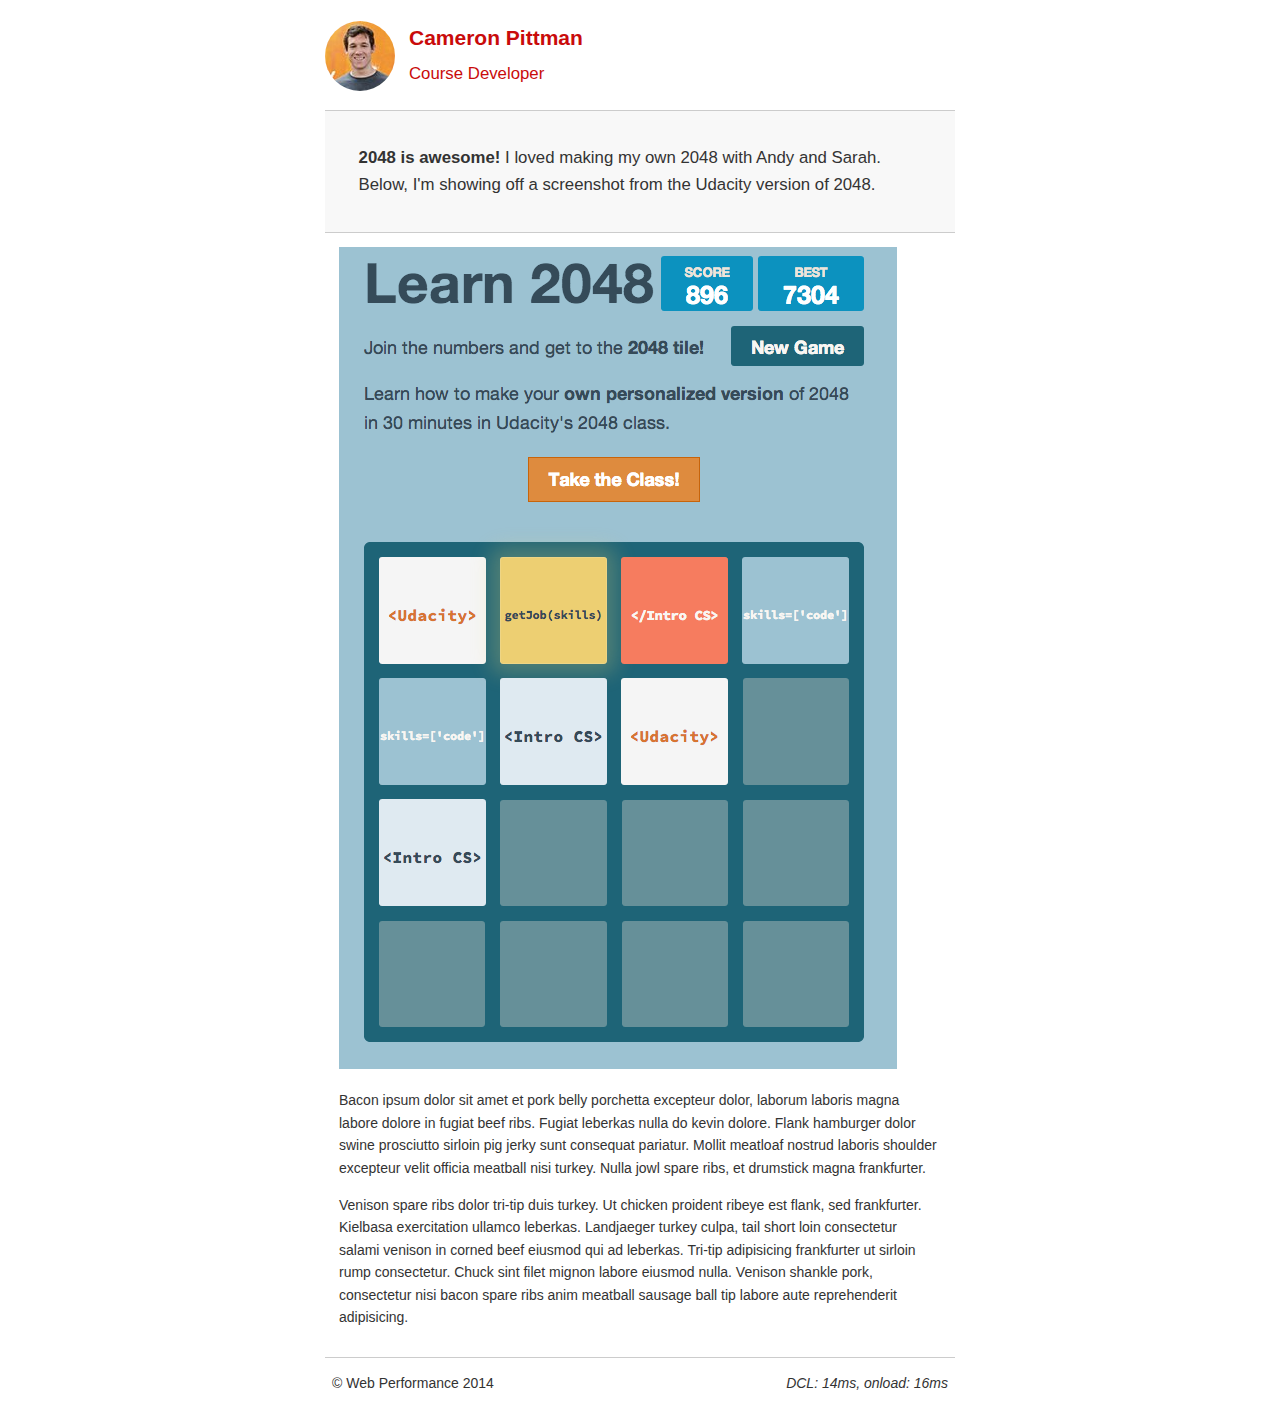
<file: project-2048.html>
<!DOCTYPE html>
<html lang="en">
  <head>
    <meta charset="utf-8">
    <meta name="viewport" content="width=device-width, initial-scale=1">
    <meta name="description" content=" FILL ME IN ">
    <meta name="author" content=" FILL ME IN ">
    <title>Cameron Pittman: Portfolio</title>

    <!-- Hmm, what is the impact of web fonts on speed? Measure it... -->
    <!-- <link href="//fonts.googleapis.com/css?family=Open+Sans:400,700" rel="stylesheet"> -->

    <link href="css/style.css" rel="stylesheet">
    <link href="css/print.css" rel="stylesheet">

    <script>
      (function(w,g){w['GoogleAnalyticsObject']=g;
      w[g]=w[g]||function(){(w[g].q=w[g].q||[]).push(arguments)};w[g].l=1*new Date();})(window,'ga');

      // Optional TODO: replace with your Google Analytics profile ID.
      ga('create', 'UA-XXXX-Y');
      ga('send', 'pageview');
    </script>
    <script src="//www.google-analytics.com/analytics.js"></script>
    <script src="js/perfmatters.js"></script>
  </head>

  <body>
    <header>
      <a href="/"><img src="img/profilepic.jpg"></a>
      <p>Cameron Pittman<br><span>Course Developer</span></p>
    </header>

    <div class="container">
      <div class="hero">
        <strong>2048 is awesome!</strong> I loved making my own 2048 with Andy and Sarah. Below, I'm showing off a screenshot from the Udacity version of 2048.
      </div>

      <div class="content">

        <img class="img-responsive" src="img/2048.png">

        <p>Bacon ipsum dolor sit amet et pork belly porchetta excepteur dolor, laborum laboris magna labore dolore in fugiat beef ribs. Fugiat leberkas nulla do kevin dolore. Flank hamburger dolor swine prosciutto sirloin pig jerky sunt consequat pariatur. Mollit meatloaf nostrud laboris shoulder excepteur velit officia meatball nisi turkey. Nulla jowl spare ribs, et drumstick magna frankfurter.</p>

        <p>Venison spare ribs dolor tri-tip duis turkey. Ut chicken proident ribeye est flank, sed frankfurter. Kielbasa exercitation ullamco leberkas. Landjaeger turkey culpa, tail short loin consectetur salami venison in corned beef eiusmod qui ad leberkas. Tri-tip adipisicing frankfurter ut sirloin rump consectetur. Chuck sint filet mignon labore eiusmod nulla. Venison shankle pork, consectetur nisi bacon spare ribs anim meatball sausage ball tip labore aute reprehenderit adipisicing.</p>

    </div>

    <footer>
      <p>&copy; Web Performance 2014 <span id="crp-stats"></span></p>
    </footer>
  </body>
</html>
</file>
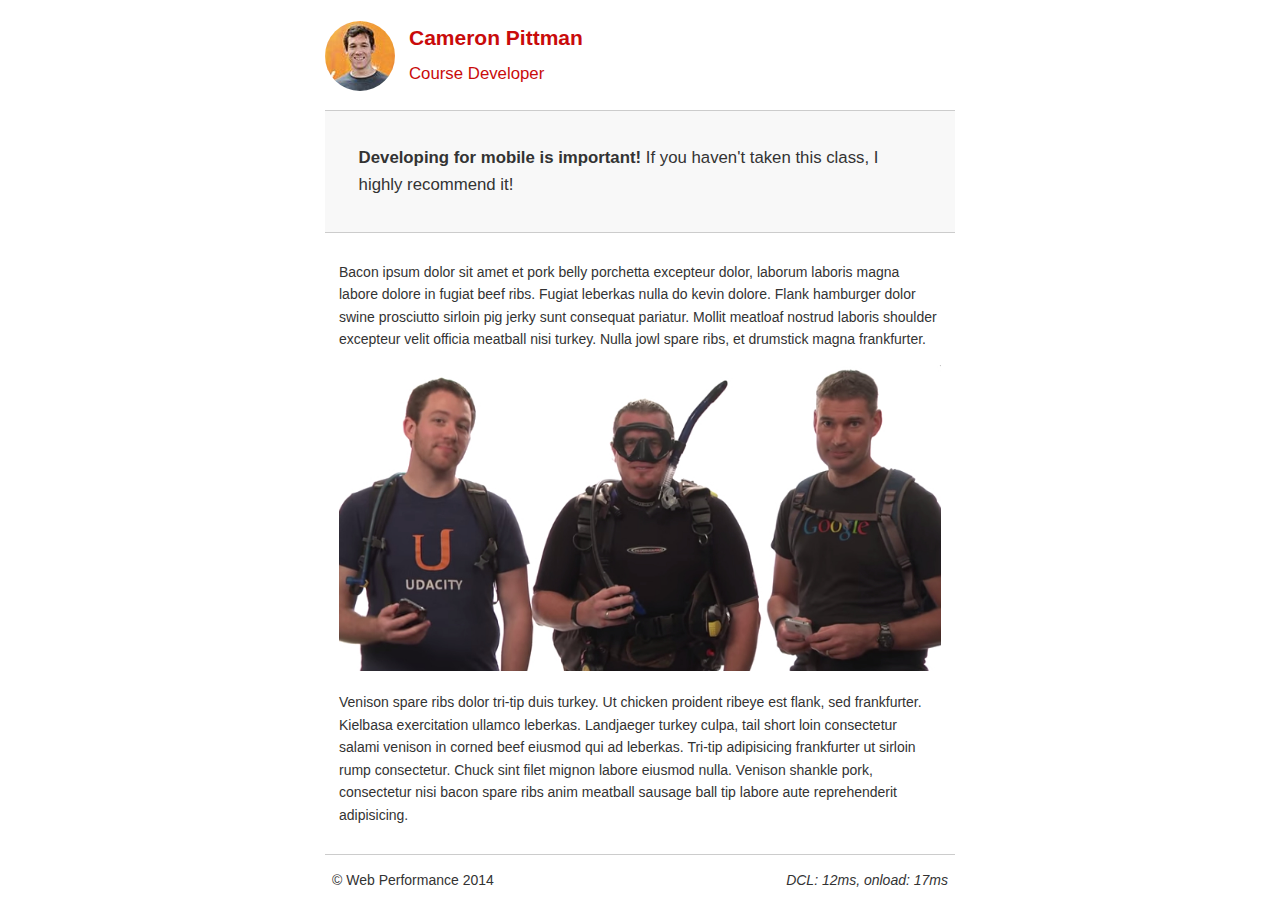
<file: project-mobile.html>
<!DOCTYPE html>
<html lang="en">
  <head>
    <meta charset="utf-8">
    <meta name="viewport" content="width=device-width, initial-scale=1">
    <meta name="description" content=" FILL ME IN ">
    <meta name="author" content=" FILL ME IN ">
    <title>Cameron Pitman: Portfolio</title>

    <!-- Hmm, what is the impact of web fonts on speed? Measure it... -->
    <!-- <link href="//fonts.googleapis.com/css?family=Open+Sans:400,700" rel="stylesheet"> -->

    <link href="css/style.css" rel="stylesheet">
    <link href="css/print.css" rel="stylesheet">

    <script>
      (function(w,g){w['GoogleAnalyticsObject']=g;
      w[g]=w[g]||function(){(w[g].q=w[g].q||[]).push(arguments)};w[g].l=1*new Date();})(window,'ga');

      // Optional TODO: replace with your Google Analytics profile ID.
      ga('create', 'UA-XXXX-Y');
      ga('send', 'pageview');
    </script>
    <script src="http://www.google-analytics.com/analytics.js"></script>
    <script async src="js/perfmatters.js"></script>
  </head>

  <body>
    <header>
      <a href="/"><img src="img/profilepic.jpg"></a>
      <p>Cameron Pittman<br><span>Course Developer</span></p>
    </header>

    <div class="container">
      <div class="hero">
        <strong>Developing for mobile is important!</strong> If you haven't taken this class, I highly recommend it!
      </div>

      <div class="content">

        <p>Bacon ipsum dolor sit amet et pork belly porchetta excepteur dolor, laborum laboris magna labore dolore in fugiat beef ribs. Fugiat leberkas nulla do kevin dolore. Flank hamburger dolor swine prosciutto sirloin pig jerky sunt consequat pariatur. Mollit meatloaf nostrud laboris shoulder excepteur velit officia meatball nisi turkey. Nulla jowl spare ribs, et drumstick magna frankfurter.</p>

        <img src="img/mobilewebdev.jpg">

        <p>Venison spare ribs dolor tri-tip duis turkey. Ut chicken proident ribeye est flank, sed frankfurter. Kielbasa exercitation ullamco leberkas. Landjaeger turkey culpa, tail short loin consectetur salami venison in corned beef eiusmod qui ad leberkas. Tri-tip adipisicing frankfurter ut sirloin rump consectetur. Chuck sint filet mignon labore eiusmod nulla. Venison shankle pork, consectetur nisi bacon spare ribs anim meatball sausage ball tip labore aute reprehenderit adipisicing.</p>

    </div>

    <footer>
      <p>&copy; Web Performance 2014 <span id="crp-stats"></span></p>
    </footer>
  </body>
</html>
</file>
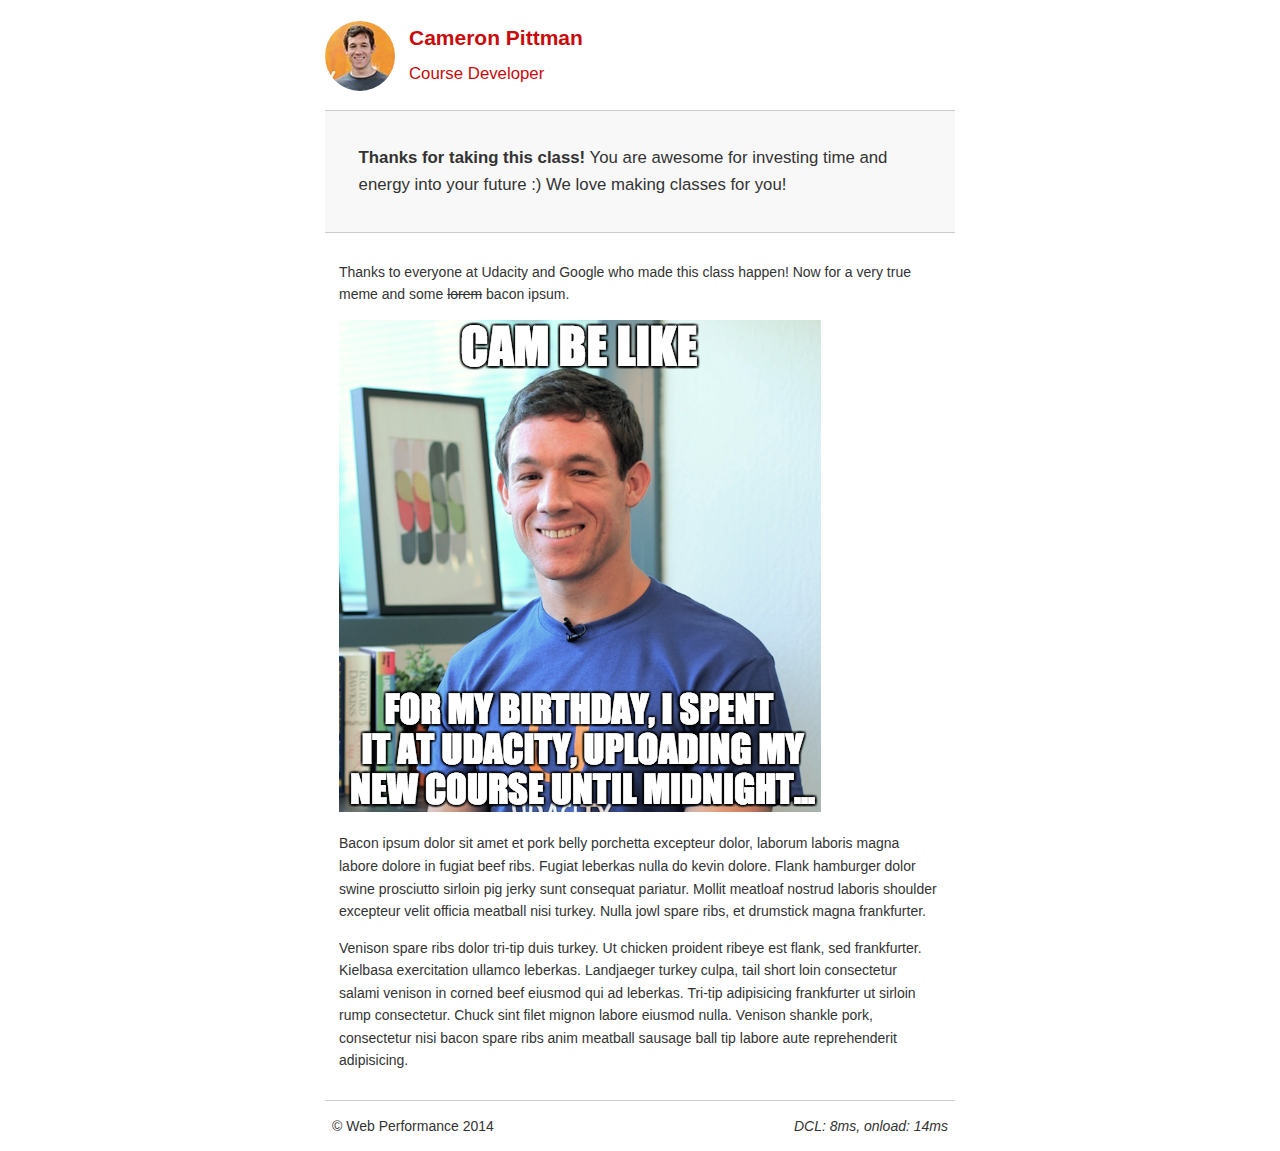
<file: project-webperf.html>
<!DOCTYPE html>
<html lang="en">
  <head>
    <meta charset="utf-8">
    <meta name="viewport" content="width=device-width, initial-scale=1">
    <meta name="description" content=" FILL ME IN ">
    <meta name="author" content=" FILL ME IN ">
    <title>Cameron Pittman: Portfolio</title>

    <!-- Hmm, what is the impact of web fonts on speed? Measure it... -->
    <!-- <link href="//fonts.googleapis.com/css?family=Open+Sans:400,700" rel="stylesheet"> -->

    <link href="css/style.css" rel="stylesheet">
    <link href="css/print.css" rel="stylesheet">

    <script>
      (function(w,g){w['GoogleAnalyticsObject']=g;
      w[g]=w[g]||function(){(w[g].q=w[g].q||[]).push(arguments)};w[g].l=1*new Date();})(window,'ga');

      // Optional TODO: replace with your Google Analytics profile ID.
      ga('create', 'UA-XXXX-Y');
      ga('send', 'pageview');
    </script>
    <script src="http://www.google-analytics.com/analytics.js"></script>
    <script async src="js/perfmatters.js"></script>
  </head>

  <body>
    <header>
      <a href="/"><img src="img/profilepic.jpg"></a>
      <p>Cameron Pittman<br><span>Course Developer</span></p>
    </header>

    <div class="container">
      <div class="hero">
        <strong>Thanks for taking this class!</strong> You are awesome for investing time and energy into your future :) We love making classes for you!
      </div>

      <div class="content">

        <p>Thanks to everyone at Udacity and Google who made this class happen! Now for a very true meme and some <strike>lorem</strike> bacon ipsum.</p>

        <img src="img/cam_be_like.jpg">

        <p>Bacon ipsum dolor sit amet et pork belly porchetta excepteur dolor, laborum laboris magna labore dolore in fugiat beef ribs. Fugiat leberkas nulla do kevin dolore. Flank hamburger dolor swine prosciutto sirloin pig jerky sunt consequat pariatur. Mollit meatloaf nostrud laboris shoulder excepteur velit officia meatball nisi turkey. Nulla jowl spare ribs, et drumstick magna frankfurter.</p>

        <p>Venison spare ribs dolor tri-tip duis turkey. Ut chicken proident ribeye est flank, sed frankfurter. Kielbasa exercitation ullamco leberkas. Landjaeger turkey culpa, tail short loin consectetur salami venison in corned beef eiusmod qui ad leberkas. Tri-tip adipisicing frankfurter ut sirloin rump consectetur. Chuck sint filet mignon labore eiusmod nulla. Venison shankle pork, consectetur nisi bacon spare ribs anim meatball sausage ball tip labore aute reprehenderit adipisicing.</p>

    </div>

    <footer>
      <p>&copy; Web Performance 2014 <span id="crp-stats"></span></p>
    </footer>
  </body>
</html>
</file>
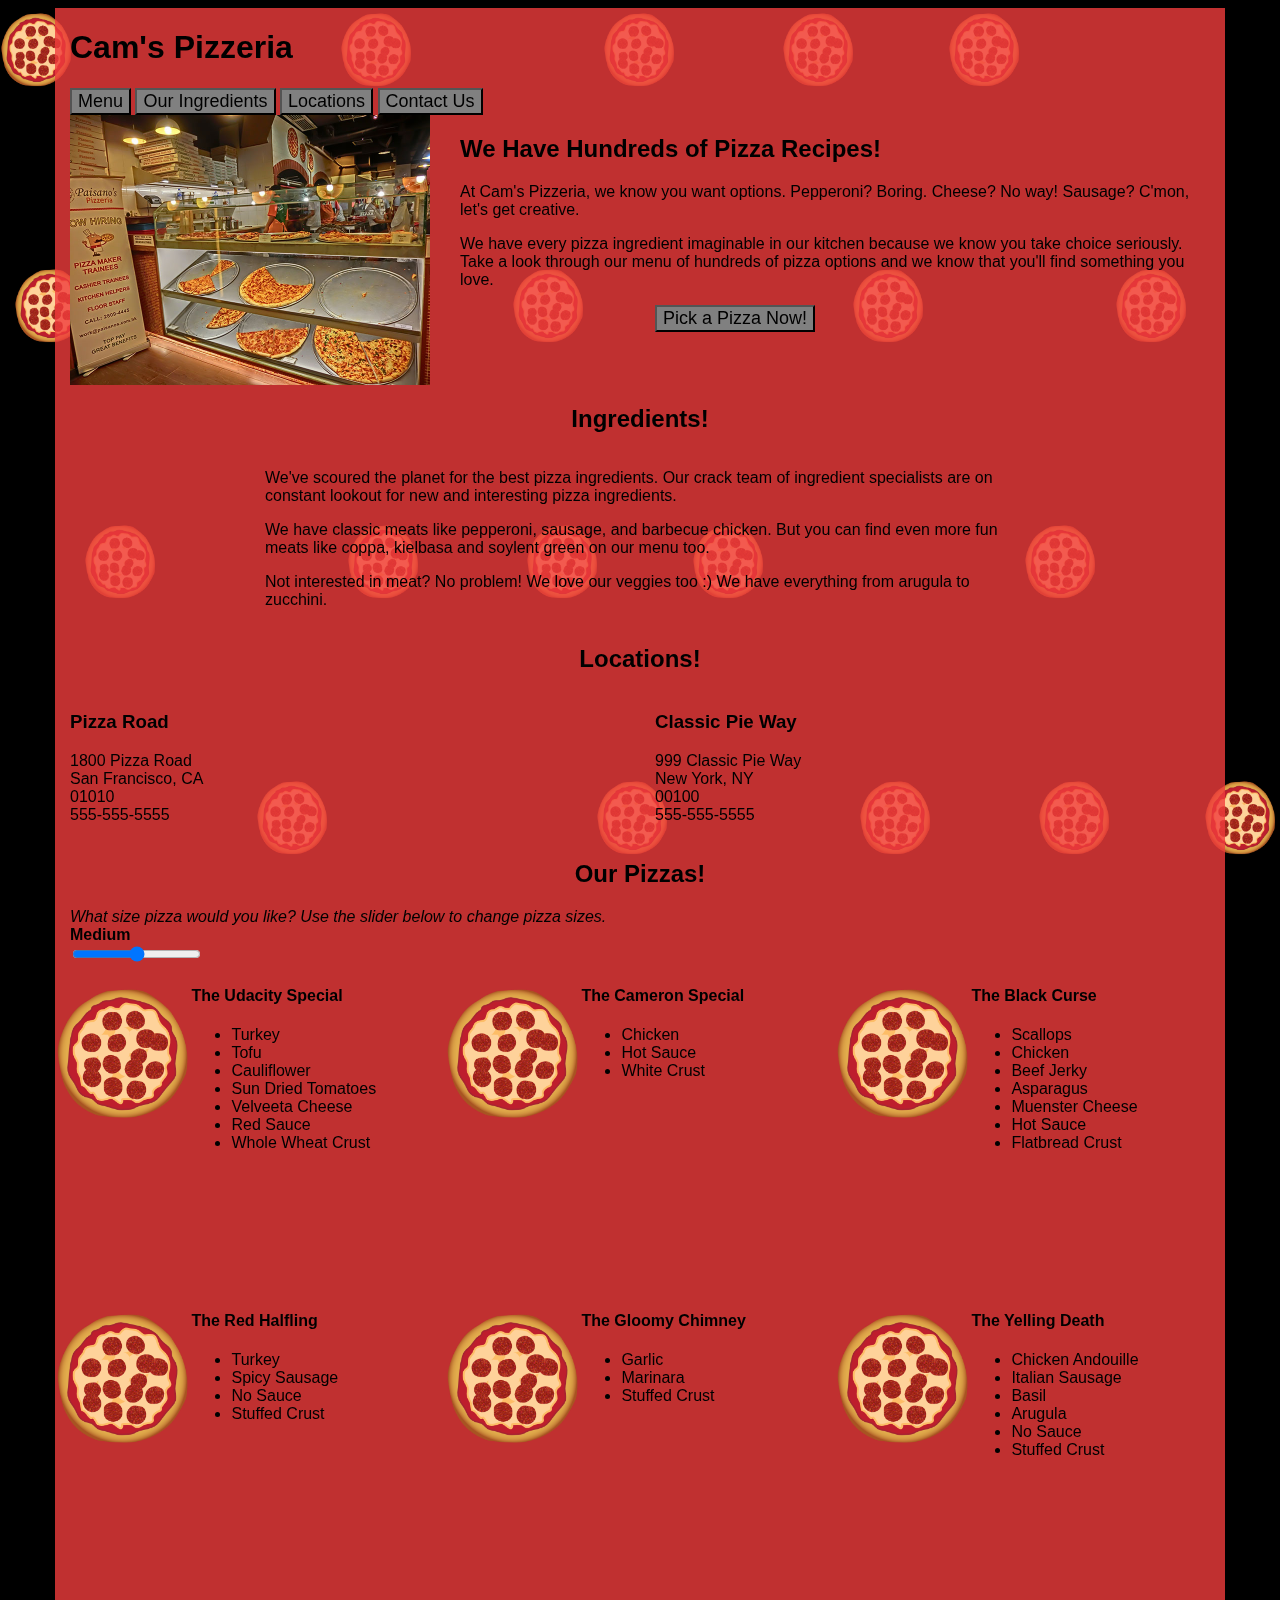
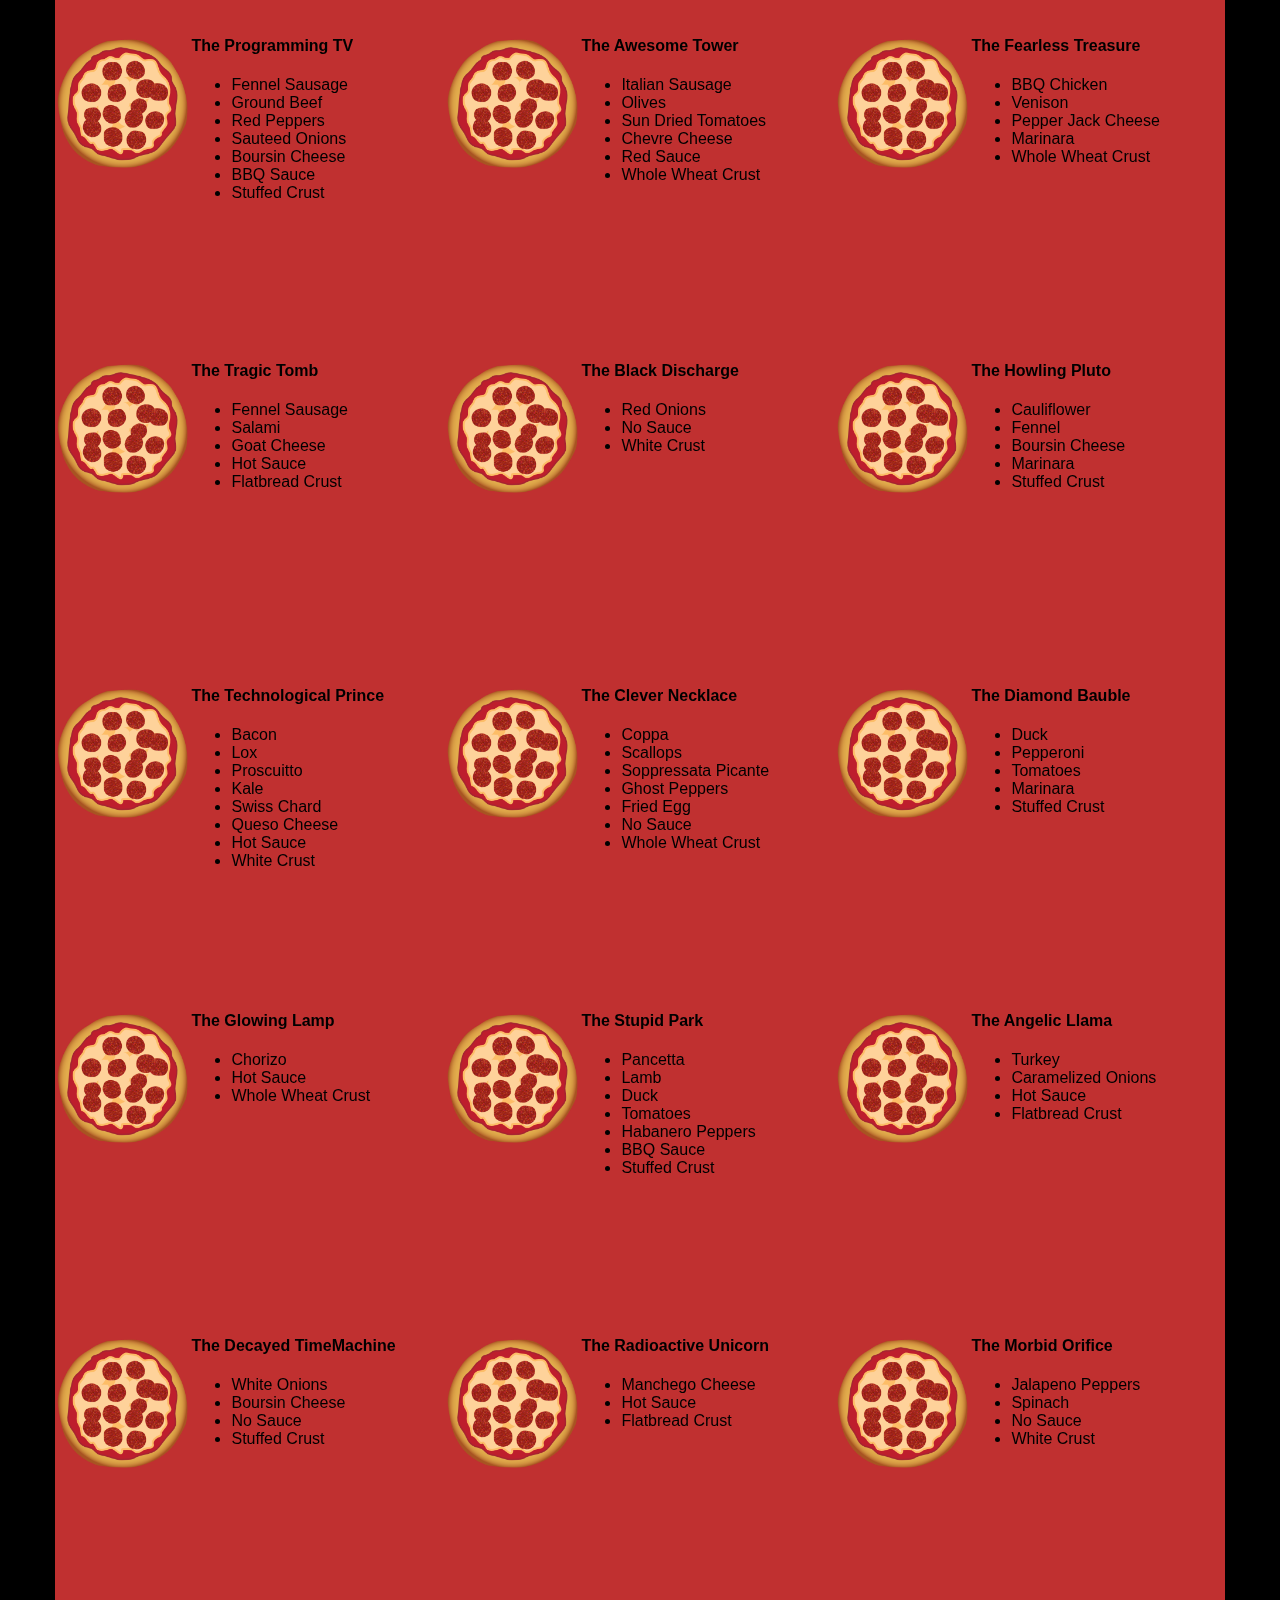
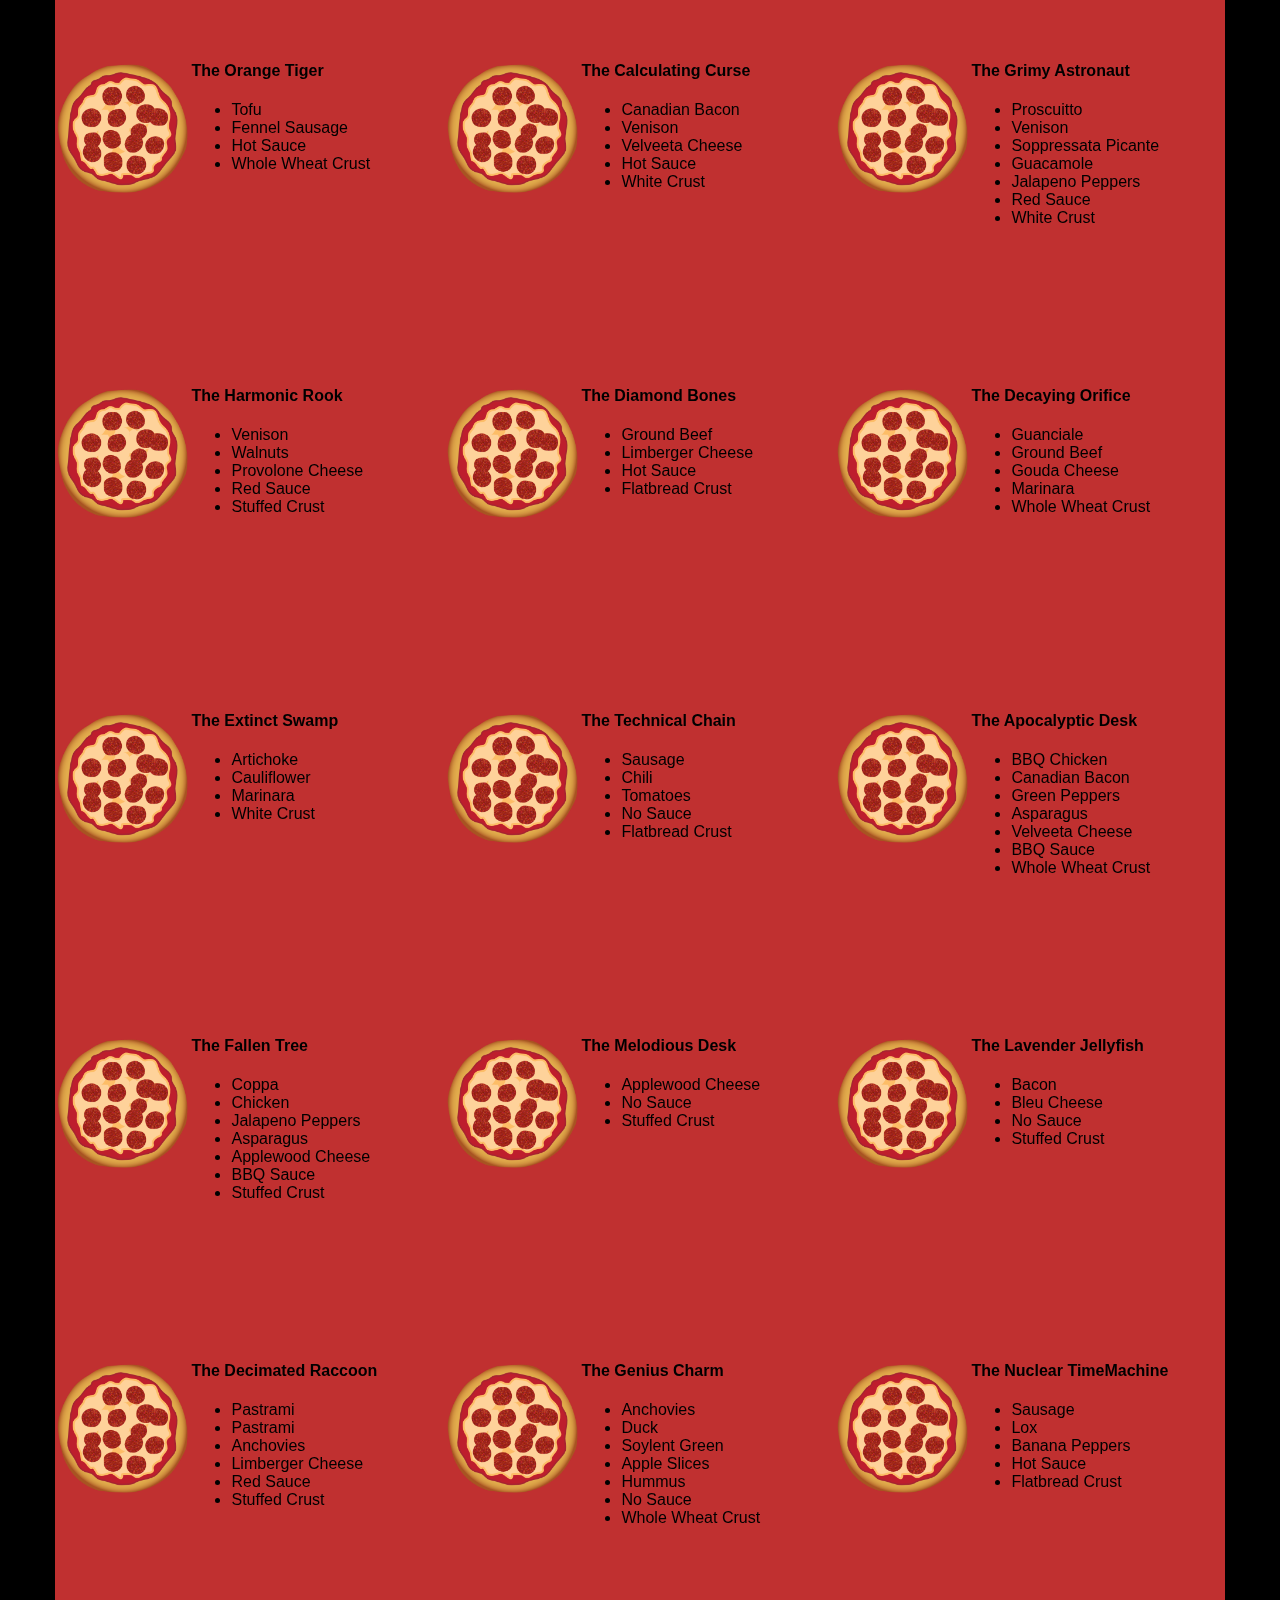
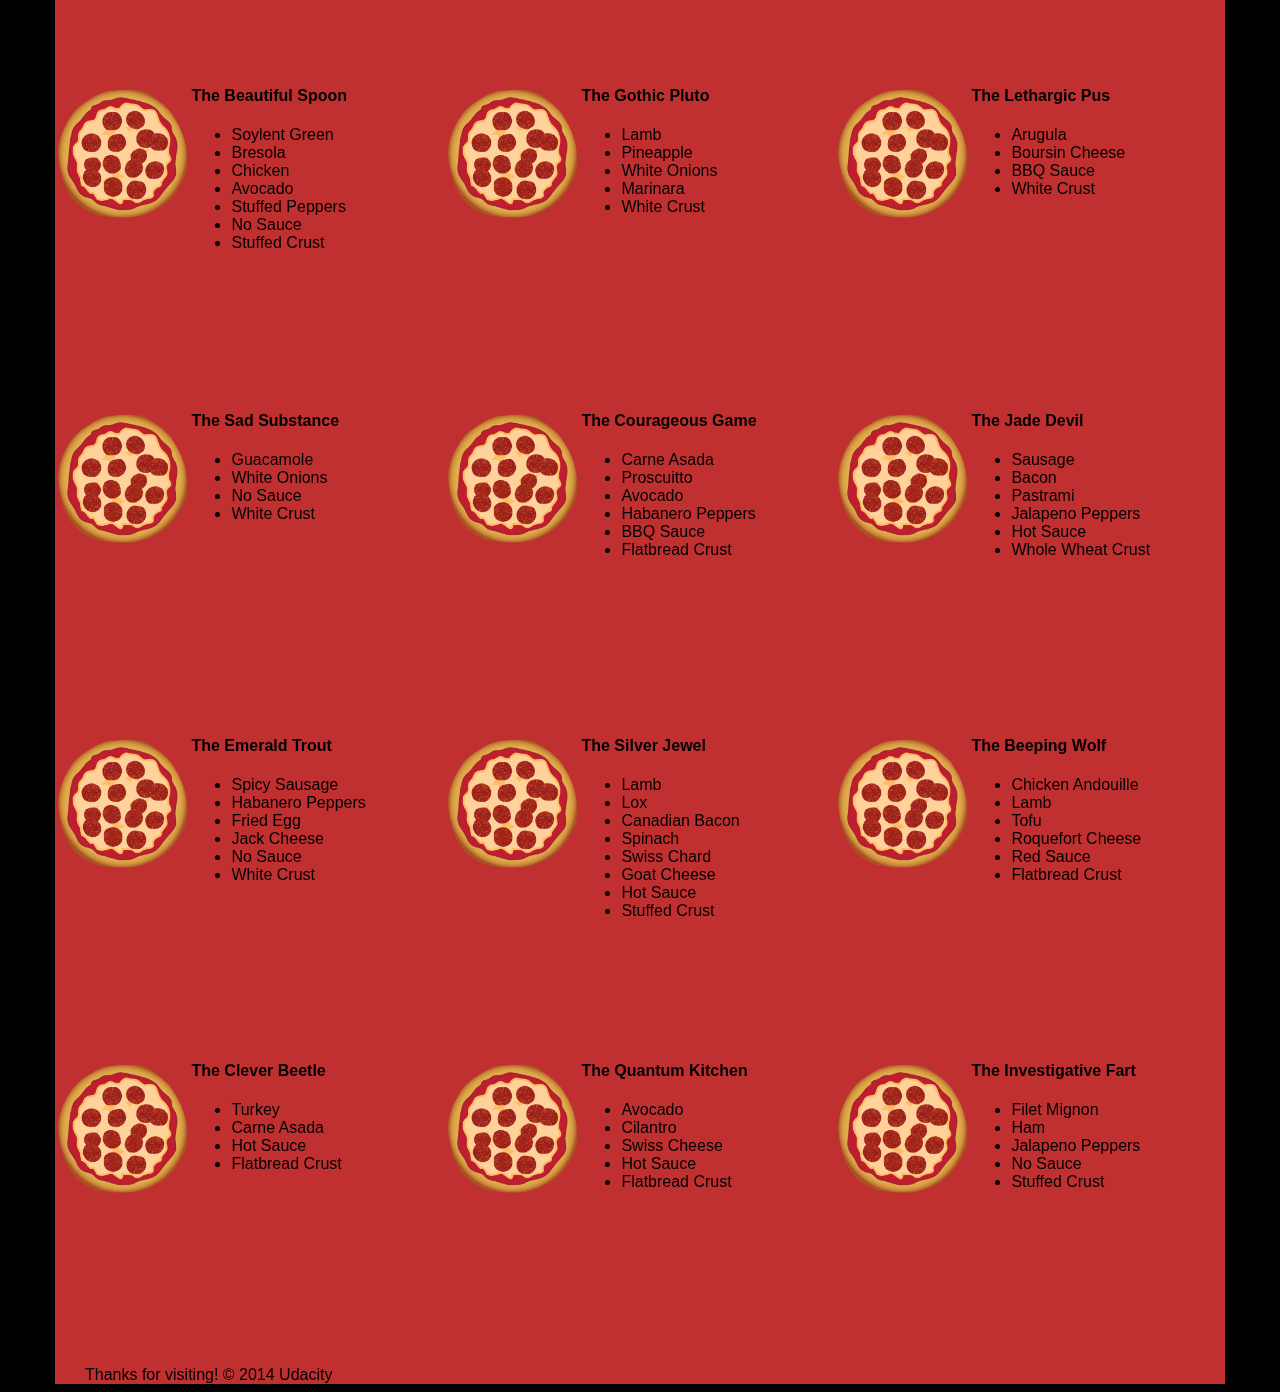
<file: views/pizza.html>
<!DOCTYPE HTML>
<html>
<head>
  <link rel="stylesheet" href="css/style.css">
  <link rel="stylesheet" href="css/bootstrap-grid.css">
</head>

<body>
  <div class="container">
    <div id="header" class="row">
      <div class="col-md-6">
        <div class="row">
          <div class="col-md-12">
            <h1>Cam's Pizzeria</h1>
            <div class="row">
              <div id="menu" class="col-md-12">
                <form action="#randomPizzas">
                  <input type="submit" value="Menu">
                </form>
                <form action="#ingredients">
                  <input type="submit" value="Our Ingredients">
                </form>
                <form action="#locations">
                  <input type="submit" value="Locations">
                </form>
                <form action="#" onsubmit="alert('Thanks for clicking! This button doesn\'t do anything because this is a fake pizzeria :\)')">
                  <input type="submit" value="Contact Us">
                </form>
              </div>
            </div>
          </div>
        </div>
      </div>
      <div id="movingPizzas1" class="col-md-6">
      </div>
    </div>
    <div id="callToAction" class="row">
      <div class="col-md-4">
        <picture>
          <source srcset="images/pizzeria_large_1x.jpg 1x, images/pizzeria_large_2x.jpg 2x">
          <img src="images/pizzeria_large_1x.jpg" class="img-responsive" alt="Pizzeria image"> <!-- Image credit to: http://commons.wikimedia.org/wiki/
          File:HK_TST_night_%E5%98%89%E8%98%AD%E9%81%93_Granville_Road_restaurant_Paisano's_Pizzeria_pizza_Dec-2013.JPG -->
        </picture>
      </div>
      <div class="col-md-8">
        <div class="row">
          <div class="col-md-12">
            <h2>We Have Hundreds of Pizza Recipes!</h2>
            <p>At Cam's Pizzeria, we know you want options. Pepperoni? Boring. Cheese? No way! Sausage? C'mon, let's get creative.</p>

            <p>We have every pizza ingredient imaginable in our kitchen because we know you take choice seriously. Take a look through our menu of hundreds of pizza options and we know that you'll find something you love.</p>
          </div>
        </div>
        <div class="row">
          <div class="col-md-6 col-md-push-3">
            <form action="#randomPizzas">
              <input type="submit" value="Pick a Pizza Now!">
            </form>
          </div>
        </div>
      </div>
    </div>
    <div id="ingredients" class="row">
      <div class="col-md-8 col-md-push-2">
        <div class="row">
          <div class="col-md-12 centered">
            <h2>Ingredients!</h2>
          </div>
        </div>
        <div class="row">
          <div class="col-md-12">
            <p>We've scoured the planet for the best pizza ingredients. Our crack team of ingredient specialists are on constant lookout for new and interesting pizza ingredients.</p>

            <p>We have classic meats like pepperoni, sausage, and barbecue chicken. But you can find even more fun meats like coppa, kielbasa and soylent green on our menu too.</p>

            <p>Not interested in meat? No problem! We love our veggies too :) We have everything from arugula to zucchini.</p>
          </div>
        </div>
      </div>
    </div>
    <div id="locations" class="row">
      <div class="col-md-12">
        <h2 style="text-align: center">Locations!</h2>
        <div class="row">
          <div class="col-md-6">
            <h3>Pizza Road</h3>
            <p>1800 Pizza Road<br>San Francisco, CA<br>01010<br>555-555-5555</p>
          </div>
          <div class="col-md-6">
            <h3>Classic Pie Way</h3>
            <p>999 Classic Pie Way<br>New York, NY<br>00100<br>555-555-5555</p>
          </div>
        </div>
      </div>
    </div>
    <div id="pizzaGenerator" class="row">
      <div class="col-md-12">
        <h2 style="text-align: center">Our Pizzas!</h2>
        <div class="row">
          <div class="col-md-12">
            <em>What size pizza would you like? Use the slider below to change pizza sizes.</em>
          </div>
          <div id="pizzaSize" class="col-md-6">Medium</div>
          <div class="col-md-12">
            <input id="sizeSlider" type="range" min="1" max="3" value="2" step="1" onchange="resizePizzas(this.value)"></input>
          </div>
        </div>
        <div id="randomPizzas" class="row">
          <div id="pizza0" class="randomPizzaContainer" style="width:33.33%; height: 325px;">
            <div style="width:35%">
              <img src="images/pizza.png" class="img-responsive" alt="Pizza image">
            </div>
            <div style="width:65%">
              <h4>The Udacity Special</h4>
              <ul>
                <li>Turkey</li>
                <li>Tofu</li>
                <li>Cauliflower</li>
                <li>Sun Dried Tomatoes</li>
                <li>Velveeta Cheese</li>
                <li>Red Sauce</li>
                <li>Whole Wheat Crust</li>
              </ul>
            </div>
          </div>
          <div id="pizza1" class="randomPizzaContainer" style="width:33.33%; height: 325px;">
            <div style="width:35%">
              <img src="images/pizza.png" class="img-responsive" alt="Pizza image">
            </div>
            <div style="width:65%">
              <h4>The Cameron Special</h4>
              <ul>
                <li>Chicken</li>
                <li>Hot Sauce</li>
                <li>White Crust</li>
              </ul>
            </div>
          </div>
        </div>
      </div>
    </div>
    <div id="footer" class="col-md-12">Thanks for visiting! &copy; 2014 Udacity</div>
  </div>
  <script type="text/javascript" src="js/main.js"></script>
</body>

</html>
</html>
</file>
<file: css/style.css>
html {
  font-size: 100%;
  overflow-y: scroll;
  -webkit-tap-highlight-color: rgba(0,0,0,0);
  -ms-text-size-adjust: 100%;
  -webkit-text-size-adjust: none;
}
body { margin: 0; font-size: 14px; line-height: 1.61; font-weight: 400; }
body, button, input, select, textarea { font-family: 'Open Sans', sans-serif; color: #333; }

a { color: #12C; }
a:visited { color: #61C; }
a:focus { outline: thin dotted; }
a:hover, a:active { color: #c00; outline: 0; }

b, strong { font-weight: bold; }
pre, code { font-family: monospace, monospace; font-size: 1em; }
ul, ol { margin: 1em 0; padding: 0 0 0 20px; }
img { border: 0; max-width: 100%; }

body { background: #fff; }
header, footer, .container { max-width: 45em; margin: 0 auto; }

header { padding: 0 0.5em; color: #C90B0B; }
header img { border-radius: 40px; float: left; }
header p { font-size:1.5em; font-weight: bold; padding-left: 4em;}
header p span { font-size: 0.8em; font-weight: normal;}

.hero { padding: 2em; background-color: #f8f8f8; font-size:1.2em;
  border-bottom: 1px solid #ccc;
  border-top: 1px solid #ccc;
}

.content { padding: 1em 1em; }
.content li { list-style-type: none; font-size: 1.1em;}
li img { float:left; padding-right: 1em; }
li p { font-size: 0.9em; font-style: italic; }

footer {
  padding: 0 0.5em;
  border-top: 1px solid #ccc;
}
footer span { float: right; font-style: italic; }
</file>
<file: css/print.css>
@media print {
  * { background: transparent !important; color: black !important; text-shadow: none !important; filter:none !important; -ms-filter: none !important; }
  a, a:visited { color: #444 !important; text-decoration: underline; }
  a[href]:after { content: " (" attr(href) ")"; }
  tr, img { page-break-inside: avoid; }
  img { max-width: 100% !important; }
  @page { margin: 0.5cm; }
  p, h2, h3 { orphans: 3; widows: 3; }
  h2, h3{ page-break-after: avoid; }
}
</file>
<file: views/css/style.css>
/** {
  outline: 1px solid red !important;
}*/
* {
  -webkit-box-sizing: border-box;
  -moz-box-sizing: border-box;
  -box-sizing: border-box;
}

body {
  font-family: "Trebuchet MS", Helvetica, sans-serif;
  background: black;
}

input {
  background: grey;
  font-size: 18px;
}

form {
  display: inline-block;
}

.centered {
  text-align: center;
}

#pizzaSize {
  font-weight: 800;
}

.mover {
  position: fixed;
  width: 256px;

  /*
    Added the will-change property to reduce the amount of painting that
    the browser has to do.
  */
  will-change: transform;
  z-index: -1;
}

.randomPizzaContainer {
  float: left;
  display: flex;
}

.randomPizzaContainer:after {
  content: "";
  display: table;
  clear:both;
}

 .container {
  background-color: rgba(240, 60, 60, 0.8);
}
</file>
